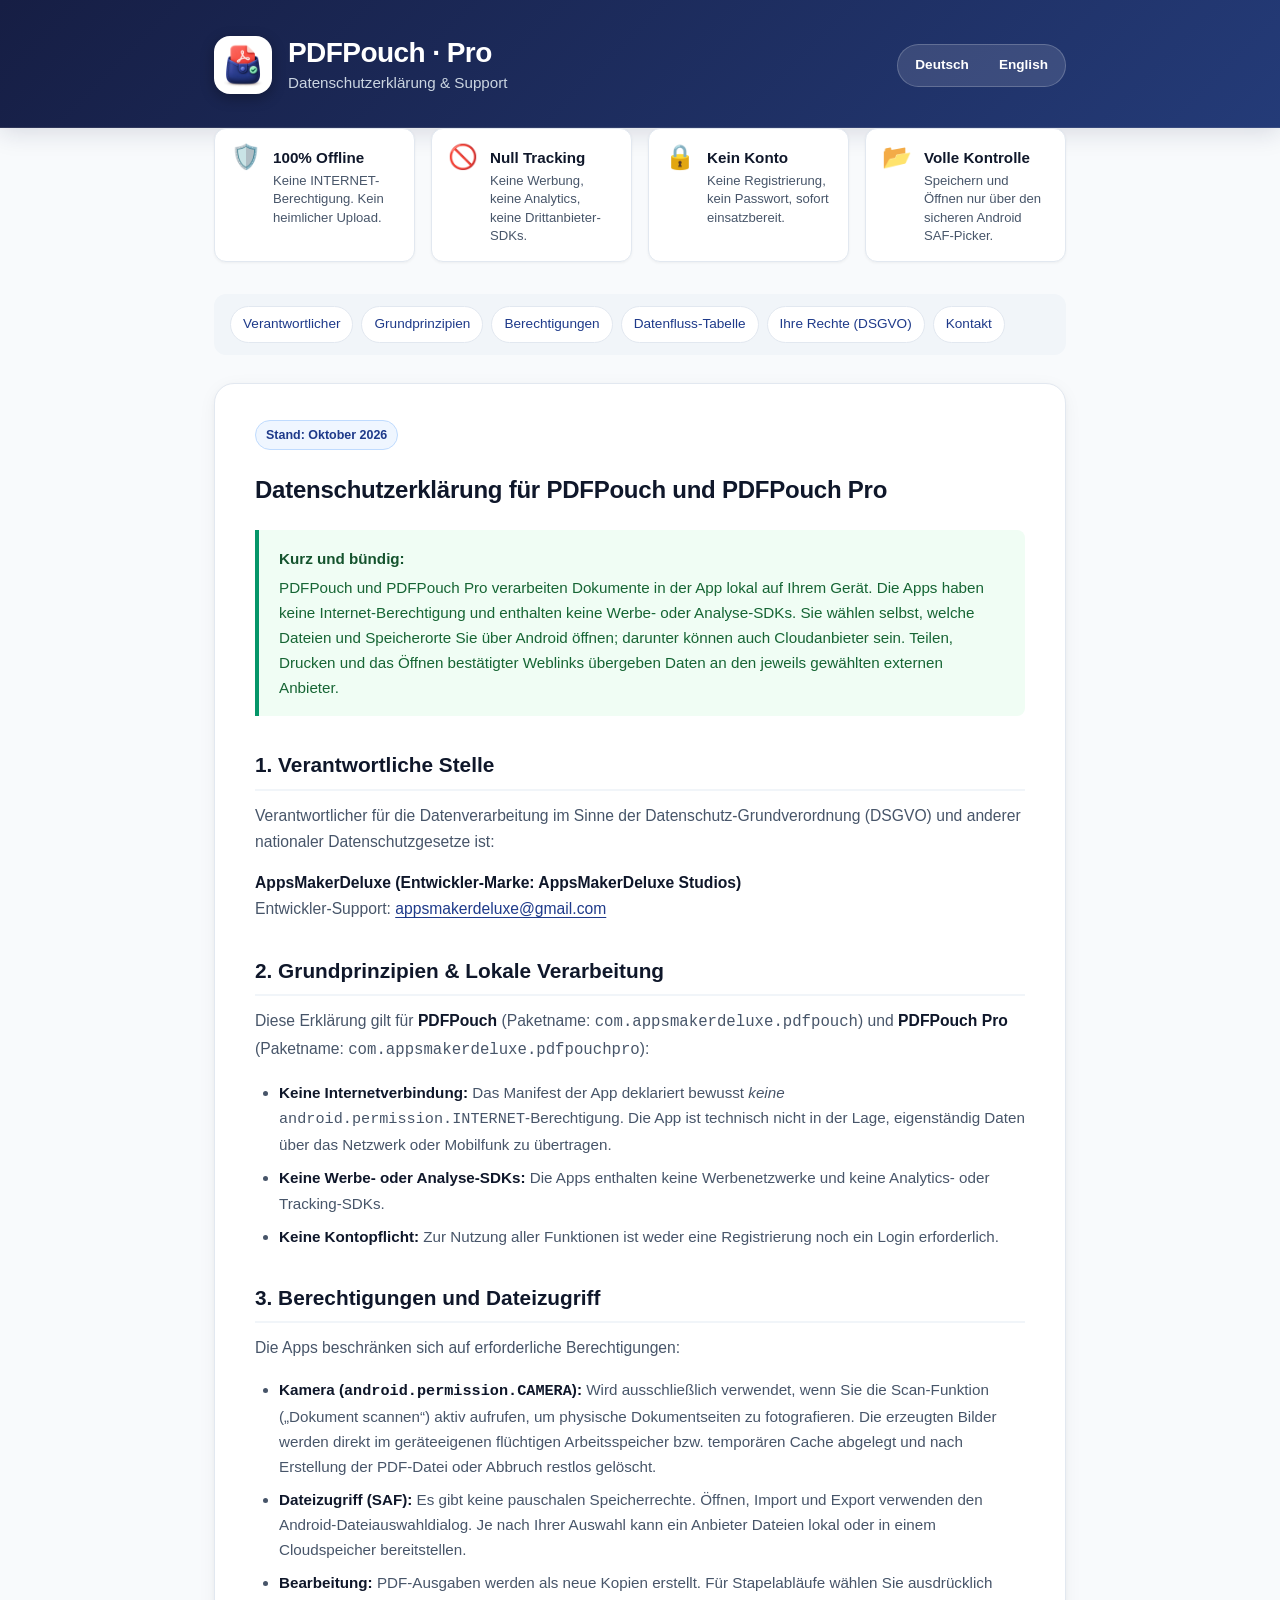
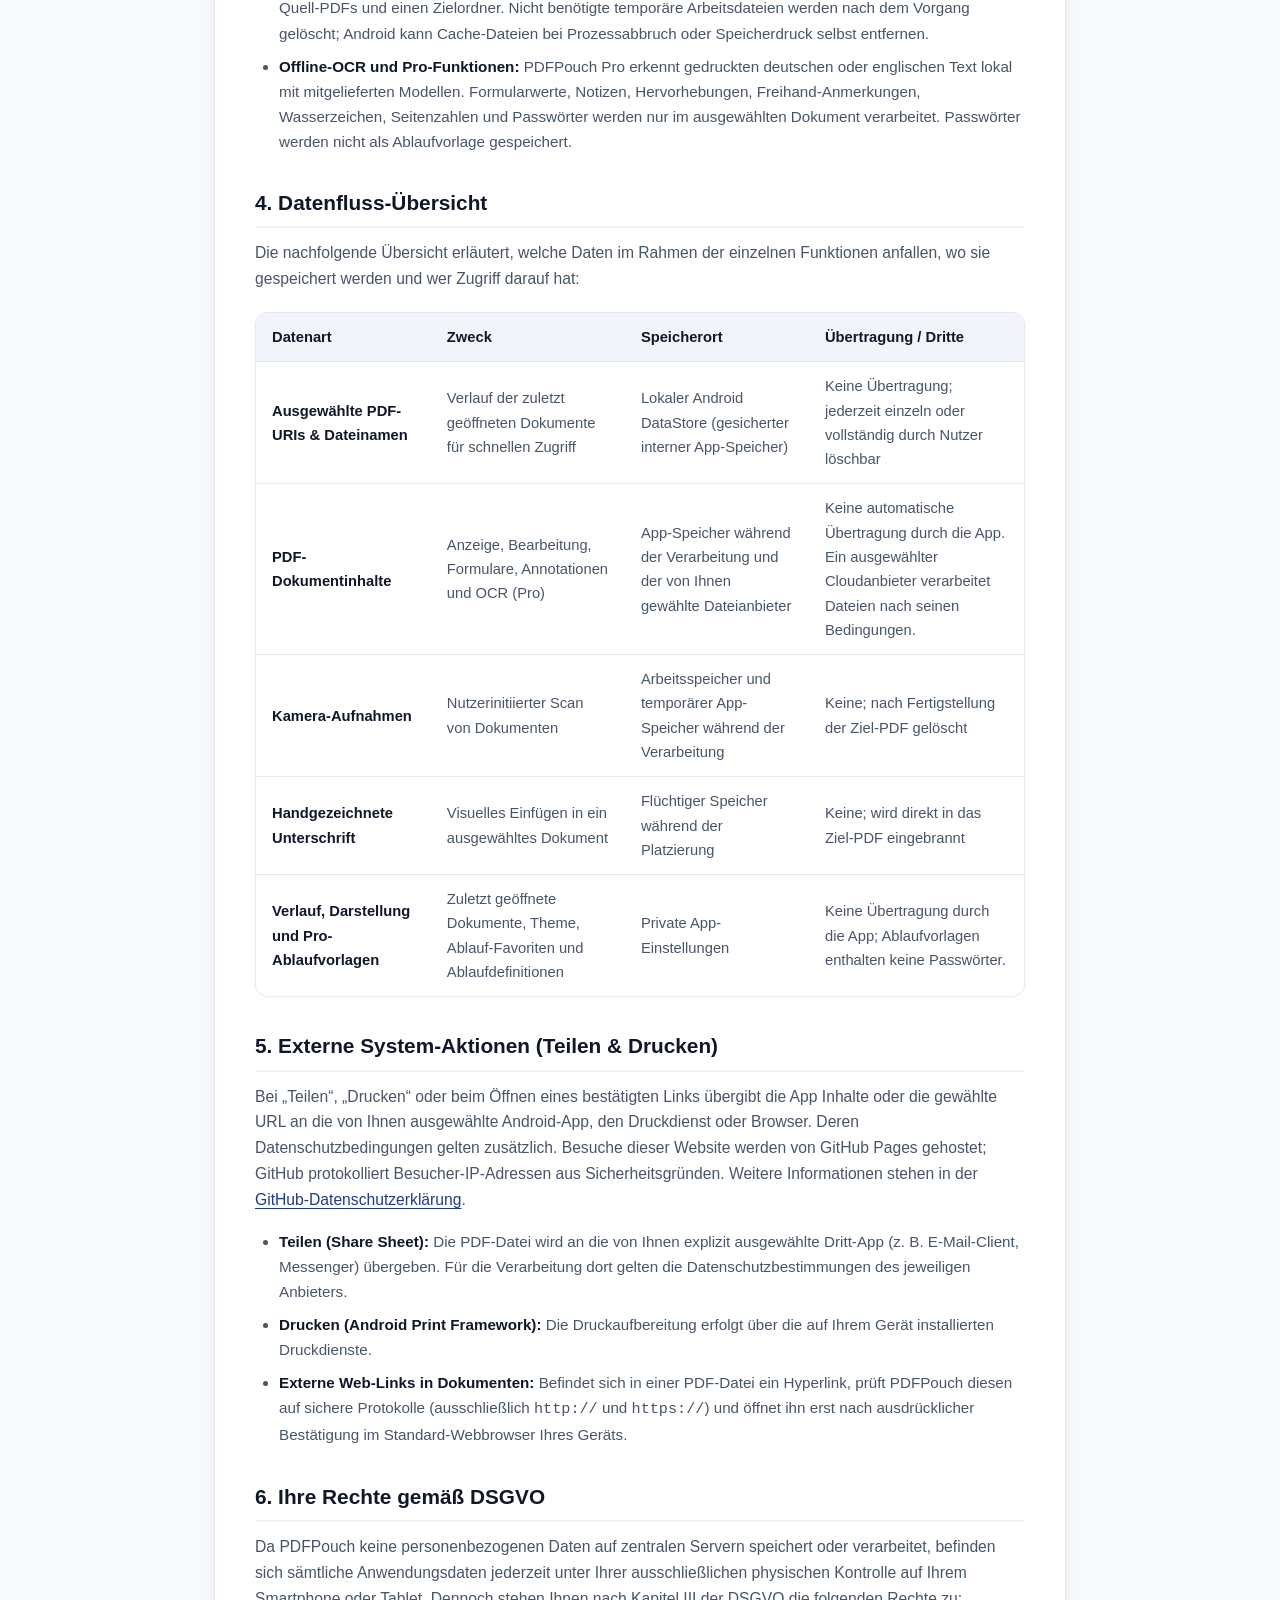
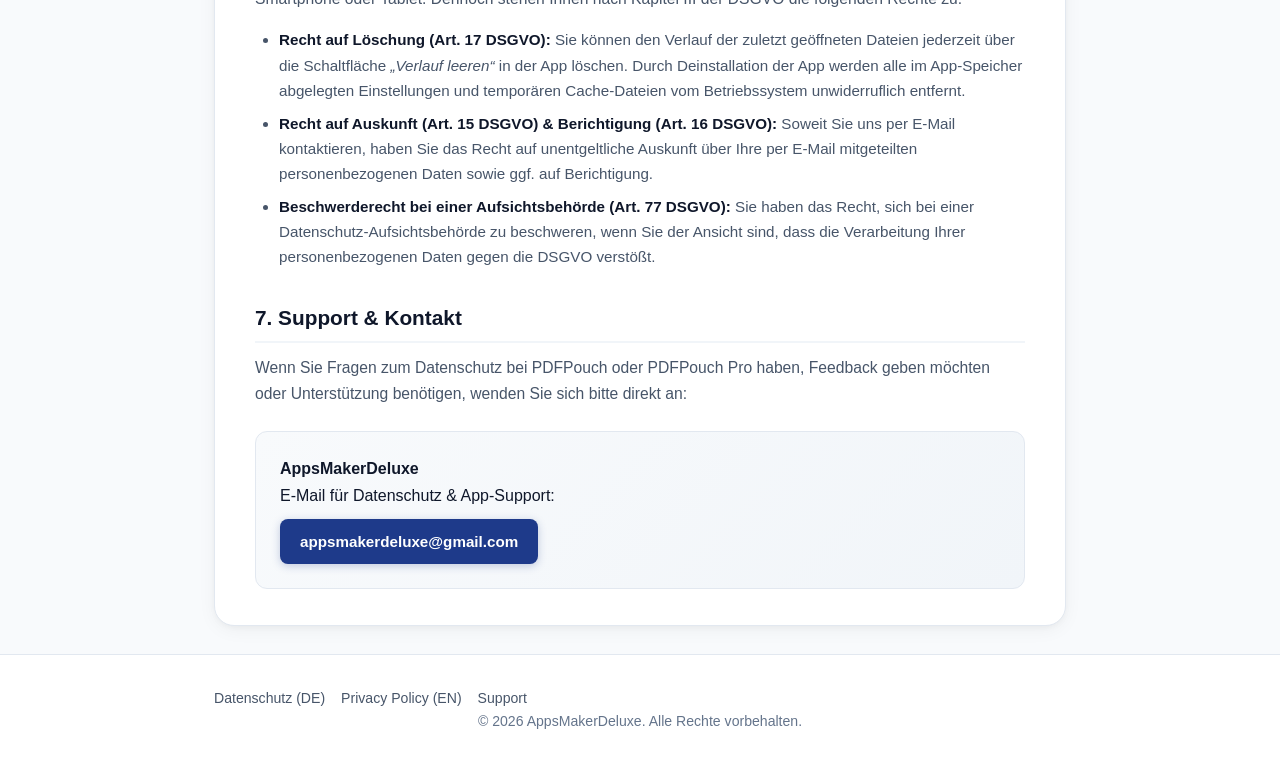
<file: index.html>
<!doctype html>
<html lang=de>
<head>
  <meta charset=utf-8>
  <meta name=viewport content=width=device-width, initial-scale=1>
  <title>PDFPouch & PDFPouch Pro – Datenschutz & Support</title>
  <meta name=description content=Datenschutz- und Supportinformationen für PDFPouch und PDFPouch Pro für Android. Dokumente werden auf dem Gerät verarbeitet; externe Speicherorte und Systemaktionen werden vom Nutzer gewählt.>
  <link rel=stylesheet href=assets/site.css>
  <link rel=icon type=image/png href=assets/icon-512.png>
</head>
<body>

<header>
  <div class=wrap>
    <div class=header-inner>
      <div class=brand-wrap>
        <img src=assets/icon-512.png alt=PDFPouch Icon class=brand-icon>
        <div>
          <div class=brand-title>PDFPouch · Pro</div>
          <div class=brand-subtitle>Datenschutzerklärung &amp; Support</div>
        </div>
      </div>
      <nav class=lang-switcher aria-label=Sprachauswahl>
        <a href=index.html class=lang-btn active>Deutsch</a>
        <a href=en/index.html class=lang-btn>English</a>
      </nav>
    </div>
  </div>
</header>

<main class=wrap>

  <!-- Trust Badges -->
  <section class=trust-grid aria-label=Kernmerkmale zum Datenschutz>
    <div class=trust-badge>
      <div class=trust-icon>🛡️</div>
      <div>
        <div class=trust-title>100% Offline</div>
        <div class=trust-desc>Keine INTERNET-Berechtigung. Kein heimlicher Upload.</div>
      </div>
    </div>
    <div class=trust-badge>
      <div class=trust-icon>🚫</div>
      <div>
        <div class=trust-title>Null Tracking</div>
        <div class=trust-desc>Keine Werbung, keine Analytics, keine Drittanbieter-SDKs.</div>
      </div>
    </div>
    <div class=trust-badge>
      <div class=trust-icon>🔒</div>
      <div>
        <div class=trust-title>Kein Konto</div>
        <div class=trust-desc>Keine Registrierung, kein Passwort, sofort einsatzbereit.</div>
      </div>
    </div>
    <div class=trust-badge>
      <div class=trust-icon>📂</div>
      <div>
        <div class=trust-title>Volle Kontrolle</div>
        <div class=trust-desc>Speichern und Öffnen nur über den sicheren Android SAF-Picker.</div>
      </div>
    </div>
  </section>

  <!-- Quick Nav -->
  <nav class=nav-pills aria-label=Abschnittsnavigation>
    <a href=#verantwortlicher class=nav-pill>Verantwortlicher</a>
    <a href=#grundprinzipien class=nav-pill>Grundprinzipien</a>
    <a href=#berechtigungen class=nav-pill>Berechtigungen</a>
    <a href=#datenfluss class=nav-pill>Datenfluss-Tabelle</a>
    <a href=#dsgvo class=nav-pill>Ihre Rechte (DSGVO)</a>
    <a href=#kontakt class=nav-pill>Kontakt</a>
  </nav>

  <!-- Main Privacy Policy Card -->
  <article class=card>
    <span class=tag-badge>Stand: Oktober 2026</span>
    <h1 class=card-title>Datenschutzerklärung für PDFPouch und PDFPouch Pro</h1>

    <div class=info-box>
      <div class=info-box-title>Kurz und bündig:</div>
      PDFPouch und PDFPouch Pro verarbeiten Dokumente in der App lokal auf Ihrem Gerät. Die Apps haben keine Internet-Berechtigung und enthalten keine Werbe- oder Analyse-SDKs. Sie wählen selbst, welche Dateien und Speicherorte Sie über Android öffnen; darunter können auch Cloudanbieter sein. Teilen, Drucken und das Öffnen bestätigter Weblinks übergeben Daten an den jeweils gewählten externen Anbieter.
    </div>

    <section id=verantwortlicher>
      <h2>1. Verantwortliche Stelle</h2>
      <p>Verantwortlicher für die Datenverarbeitung im Sinne der Datenschutz-Grundverordnung (DSGVO) und anderer nationaler Datenschutzgesetze ist:</p>
      <p>
        <strong>AppsMakerDeluxe (Entwickler-Marke: AppsMakerDeluxe Studios)</strong><br>
        Entwickler-Support: <a href="mailto:appsmakerdeluxe@gmail.com">appsmakerdeluxe@gmail.com</a>
      </p>
    </section>

    <section id=grundprinzipien>
      <h2>2. Grundprinzipien &amp; Lokale Verarbeitung</h2>
      <p>Diese Erklärung gilt für <strong>PDFPouch</strong> (Paketname: <code>com.appsmakerdeluxe.pdfpouch</code>) und <strong>PDFPouch Pro</strong> (Paketname: <code>com.appsmakerdeluxe.pdfpouchpro</code>):</p>
      <ul>
        <li><strong>Keine Internetverbindung:</strong> Das Manifest der App deklariert bewusst <em>keine</em> <code>android.permission.INTERNET</code>-Berechtigung. Die App ist technisch nicht in der Lage, eigenständig Daten über das Netzwerk oder Mobilfunk zu übertragen.</li>
        <li><strong>Keine Werbe- oder Analyse-SDKs:</strong> Die Apps enthalten keine Werbenetzwerke und keine Analytics- oder Tracking-SDKs.</li>
        <li><strong>Keine Kontopflicht:</strong> Zur Nutzung aller Funktionen ist weder eine Registrierung noch ein Login erforderlich.</li>
      </ul>
    </section>

    <section id=berechtigungen>
      <h2>3. Berechtigungen und Dateizugriff</h2>
      <p>Die Apps beschränken sich auf erforderliche Berechtigungen:</p>
      <ul>
        <li><strong>Kamera (<code>android.permission.CAMERA</code>):</strong> Wird ausschließlich verwendet, wenn Sie die Scan-Funktion („Dokument scannen“) aktiv aufrufen, um physische Dokumentseiten zu fotografieren. Die erzeugten Bilder werden direkt im geräteeigenen flüchtigen Arbeitsspeicher bzw. temporären Cache abgelegt und nach Erstellung der PDF-Datei oder Abbruch restlos gelöscht.</li>
        <li><strong>Dateizugriff (SAF):</strong> Es gibt keine pauschalen Speicherrechte. Öffnen, Import und Export verwenden den Android-Dateiauswahldialog. Je nach Ihrer Auswahl kann ein Anbieter Dateien lokal oder in einem Cloudspeicher bereitstellen.</li>
        <li><strong>Bearbeitung:</strong> PDF-Ausgaben werden als neue Kopien erstellt. Für Stapelabläufe wählen Sie ausdrücklich Quell-PDFs und einen Zielordner. Nicht benötigte temporäre Arbeitsdateien werden nach dem Vorgang gelöscht; Android kann Cache-Dateien bei Prozessabbruch oder Speicherdruck selbst entfernen.</li>
        <li><strong>Offline-OCR und Pro-Funktionen:</strong> PDFPouch Pro erkennt gedruckten deutschen oder englischen Text lokal mit mitgelieferten Modellen. Formularwerte, Notizen, Hervorhebungen, Freihand-Anmerkungen, Wasserzeichen, Seitenzahlen und Passwörter werden nur im ausgewählten Dokument verarbeitet. Passwörter werden nicht als Ablaufvorlage gespeichert.</li>
      </ul>
    </section>

    <section id=datenfluss>
      <h2>4. Datenfluss-Übersicht</h2>
      <p>Die nachfolgende Übersicht erläutert, welche Daten im Rahmen der einzelnen Funktionen anfallen, wo sie gespeichert werden und wer Zugriff darauf hat:</p>

      <div class=table-wrap>
        <table>
          <thead>
            <tr>
              <th>Datenart</th>
              <th>Zweck</th>
              <th>Speicherort</th>
              <th>Übertragung / Dritte</th>
            </tr>
          </thead>
          <tbody>
            <tr>
              <td><strong>Ausgewählte PDF-URIs &amp; Dateinamen</strong></td>
              <td>Verlauf der zuletzt geöffneten Dokumente für schnellen Zugriff</td>
              <td>Lokaler Android DataStore (gesicherter interner App-Speicher)</td>
              <td>Keine Übertragung; jederzeit einzeln oder vollständig durch Nutzer löschbar</td>
            </tr>
            <tr>
              <td><strong>PDF-Dokumentinhalte</strong></td>
              <td>Anzeige, Bearbeitung, Formulare, Annotationen und OCR (Pro)</td>
              <td>App-Speicher während der Verarbeitung und der von Ihnen gewählte Dateianbieter</td>
              <td>Keine automatische Übertragung durch die App. Ein ausgewählter Cloudanbieter verarbeitet Dateien nach seinen Bedingungen.</td>
            </tr>
            <tr>
              <td><strong>Kamera-Aufnahmen</strong></td>
              <td>Nutzerinitiierter Scan von Dokumenten</td>
              <td>Arbeitsspeicher und temporärer App-Speicher während der Verarbeitung</td>
              <td>Keine; nach Fertigstellung der Ziel-PDF gelöscht</td>
            </tr>
            <tr>
              <td><strong>Handgezeichnete Unterschrift</strong></td>
              <td>Visuelles Einfügen in ein ausgewähltes Dokument</td>
              <td>Flüchtiger Speicher während der Platzierung</td>
              <td>Keine; wird direkt in das Ziel-PDF eingebrannt</td>
            </tr>
            <tr>
              <td><strong>Verlauf, Darstellung und Pro-Ablaufvorlagen</strong></td>
              <td>Zuletzt geöffnete Dokumente, Theme, Ablauf-Favoriten und Ablaufdefinitionen</td>
              <td>Private App-Einstellungen</td>
              <td>Keine Übertragung durch die App; Ablaufvorlagen enthalten keine Passwörter.</td>
            </tr>
          </tbody>
        </table>
      </div>
    </section>

    <section id=externe-funktionen>
      <h2>5. Externe System-Aktionen (Teilen &amp; Drucken)</h2>
      <p>
        Bei „Teilen“, „Drucken“ oder beim Öffnen eines bestätigten Links übergibt die App Inhalte oder die gewählte URL an die von Ihnen ausgewählte Android-App, den Druckdienst oder Browser. Deren Datenschutzbedingungen gelten zusätzlich. Besuche dieser Website werden von GitHub Pages gehostet; GitHub protokolliert Besucher-IP-Adressen aus Sicherheitsgründen. Weitere Informationen stehen in der <a href="https://docs.github.com/en/site-policy/privacy-policies/github-general-privacy-statement">GitHub-Datenschutzerklärung</a>.
      </p>
      <ul>
        <li><strong>Teilen (Share Sheet):</strong> Die PDF-Datei wird an die von Ihnen explizit ausgewählte Dritt-App (z. B. E-Mail-Client, Messenger) übergeben. Für die Verarbeitung dort gelten die Datenschutzbestimmungen des jeweiligen Anbieters.</li>
        <li><strong>Drucken (Android Print Framework):</strong> Die Druckaufbereitung erfolgt über die auf Ihrem Gerät installierten Druckdienste.</li>
        <li><strong>Externe Web-Links in Dokumenten:</strong> Befindet sich in einer PDF-Datei ein Hyperlink, prüft PDFPouch diesen auf sichere Protokolle (ausschließlich <code>http://</code> und <code>https://</code>) und öffnet ihn erst nach ausdrücklicher Bestätigung im Standard-Webbrowser Ihres Geräts.</li>
      </ul>
    </section>

    <section id=dsgvo>
      <h2>6. Ihre Rechte gemäß DSGVO</h2>
      <p>Da PDFPouch keine personenbezogenen Daten auf zentralen Servern speichert oder verarbeitet, befinden sich sämtliche Anwendungsdaten jederzeit unter Ihrer ausschließlichen physischen Kontrolle auf Ihrem Smartphone oder Tablet. Dennoch stehen Ihnen nach Kapitel III der DSGVO die folgenden Rechte zu:</p>
      <ul>
        <li><strong>Recht auf Löschung (Art. 17 DSGVO):</strong> Sie können den Verlauf der zuletzt geöffneten Dateien jederzeit über die Schaltfläche <em>„Verlauf leeren“</em> in der App löschen. Durch Deinstallation der App werden alle im App-Speicher abgelegten Einstellungen und temporären Cache-Dateien vom Betriebssystem unwiderruflich entfernt.</li>
        <li><strong>Recht auf Auskunft (Art. 15 DSGVO) &amp; Berichtigung (Art. 16 DSGVO):</strong> Soweit Sie uns per E-Mail kontaktieren, haben Sie das Recht auf unentgeltliche Auskunft über Ihre per E-Mail mitgeteilten personenbezogenen Daten sowie ggf. auf Berichtigung.</li>
        <li><strong>Beschwerderecht bei einer Aufsichtsbehörde (Art. 77 DSGVO):</strong> Sie haben das Recht, sich bei einer Datenschutz-Aufsichtsbehörde zu beschweren, wenn Sie der Ansicht sind, dass die Verarbeitung Ihrer personenbezogenen Daten gegen die DSGVO verstößt.</li>
      </ul>
    </section>

    <section id=kontakt>
      <h2>7. Support &amp; Kontakt</h2>
      <p>Wenn Sie Fragen zum Datenschutz bei PDFPouch oder PDFPouch Pro haben, Feedback geben möchten oder Unterstützung benötigen, wenden Sie sich bitte direkt an:</p>
      <div class=contact-box>
        <strong>AppsMakerDeluxe</strong><br>
        E-Mail für Datenschutz &amp; App-Support:<br>
        <a href=mailto:appsmakerdeluxe@gmail.com class=contact-email>appsmakerdeluxe@gmail.com</a>
      </div>
    </section>
  </article>

</main>

<footer>
  <div class=wrap footer-inner>
    <div class=footer-links>
      <a href=index.html>Datenschutz (DE)</a>
      <a href=en/index.html>Privacy Policy (EN)</a>
      <a href=mailto:appsmakerdeluxe@gmail.com>Support</a>
    </div>
    <div>&copy; 2026 AppsMakerDeluxe. Alle Rechte vorbehalten.</div>
  </div>
</footer>

</body>
</html>
</file>
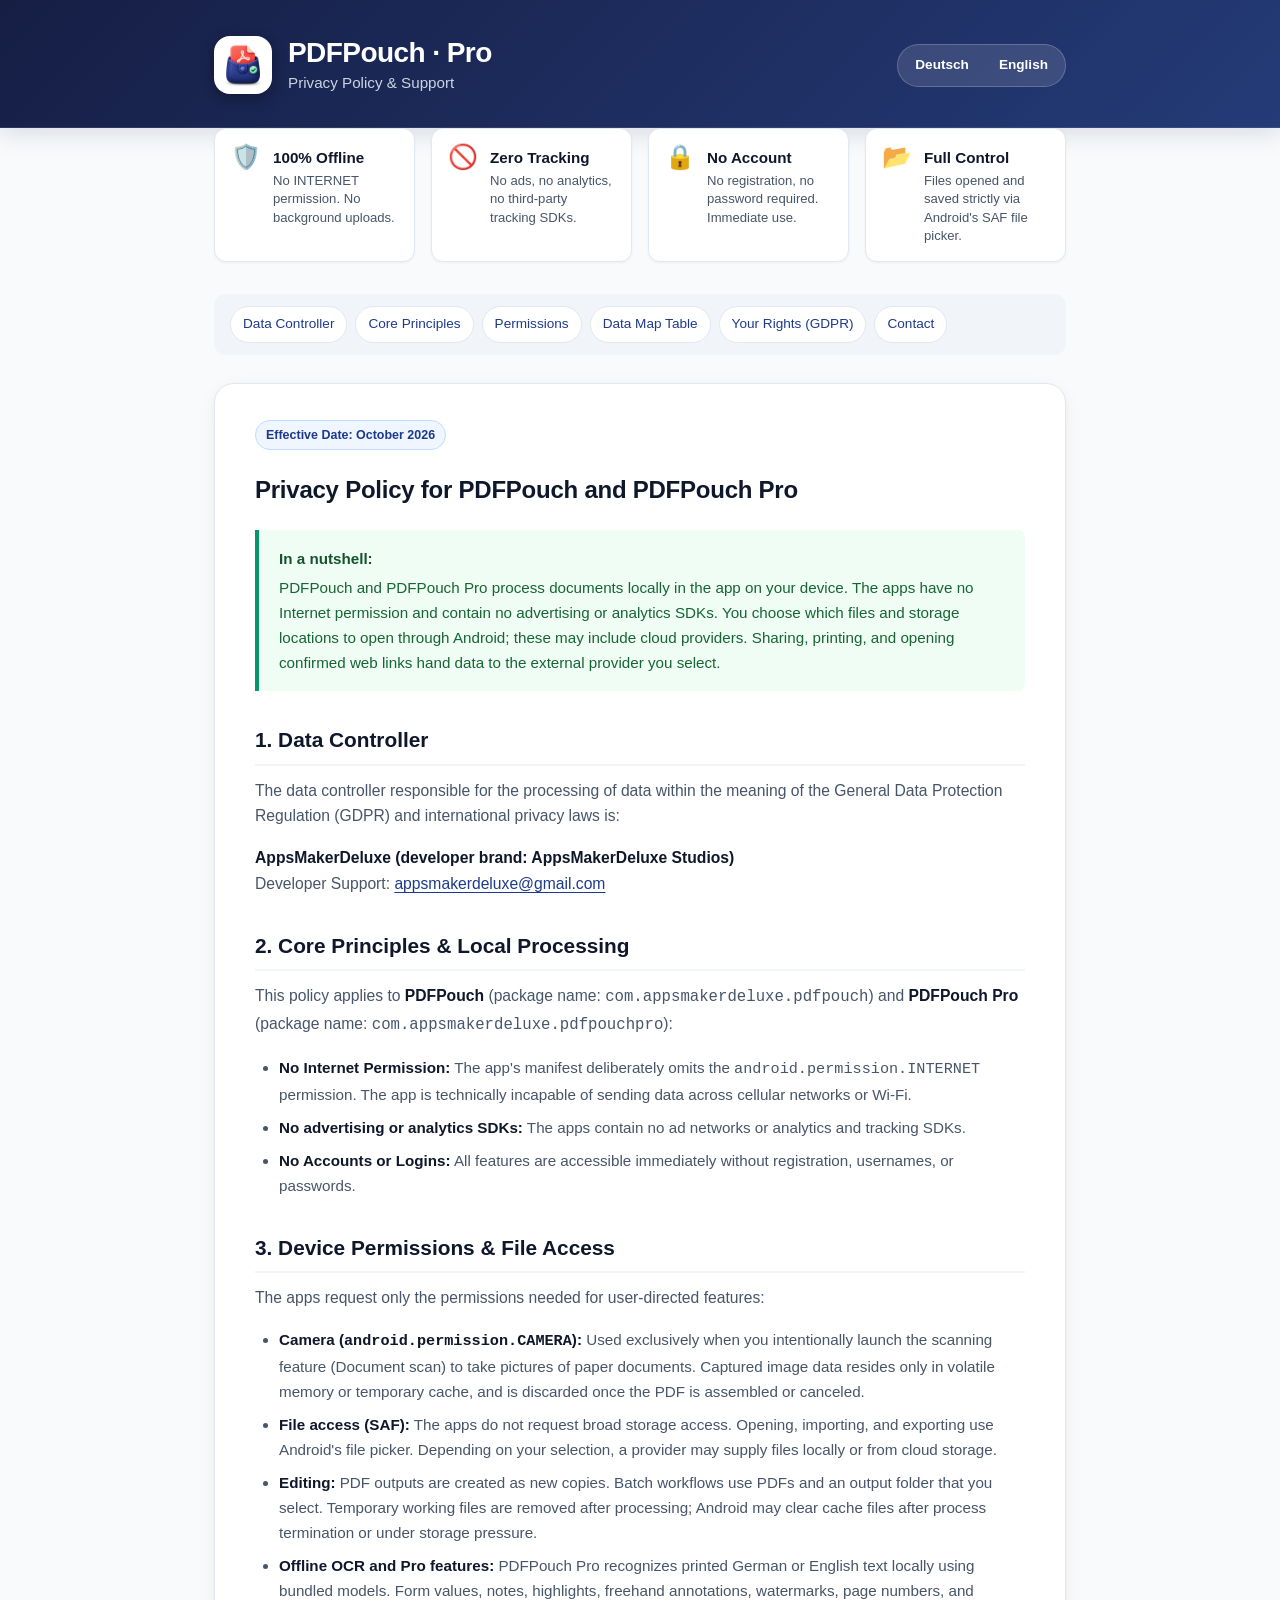
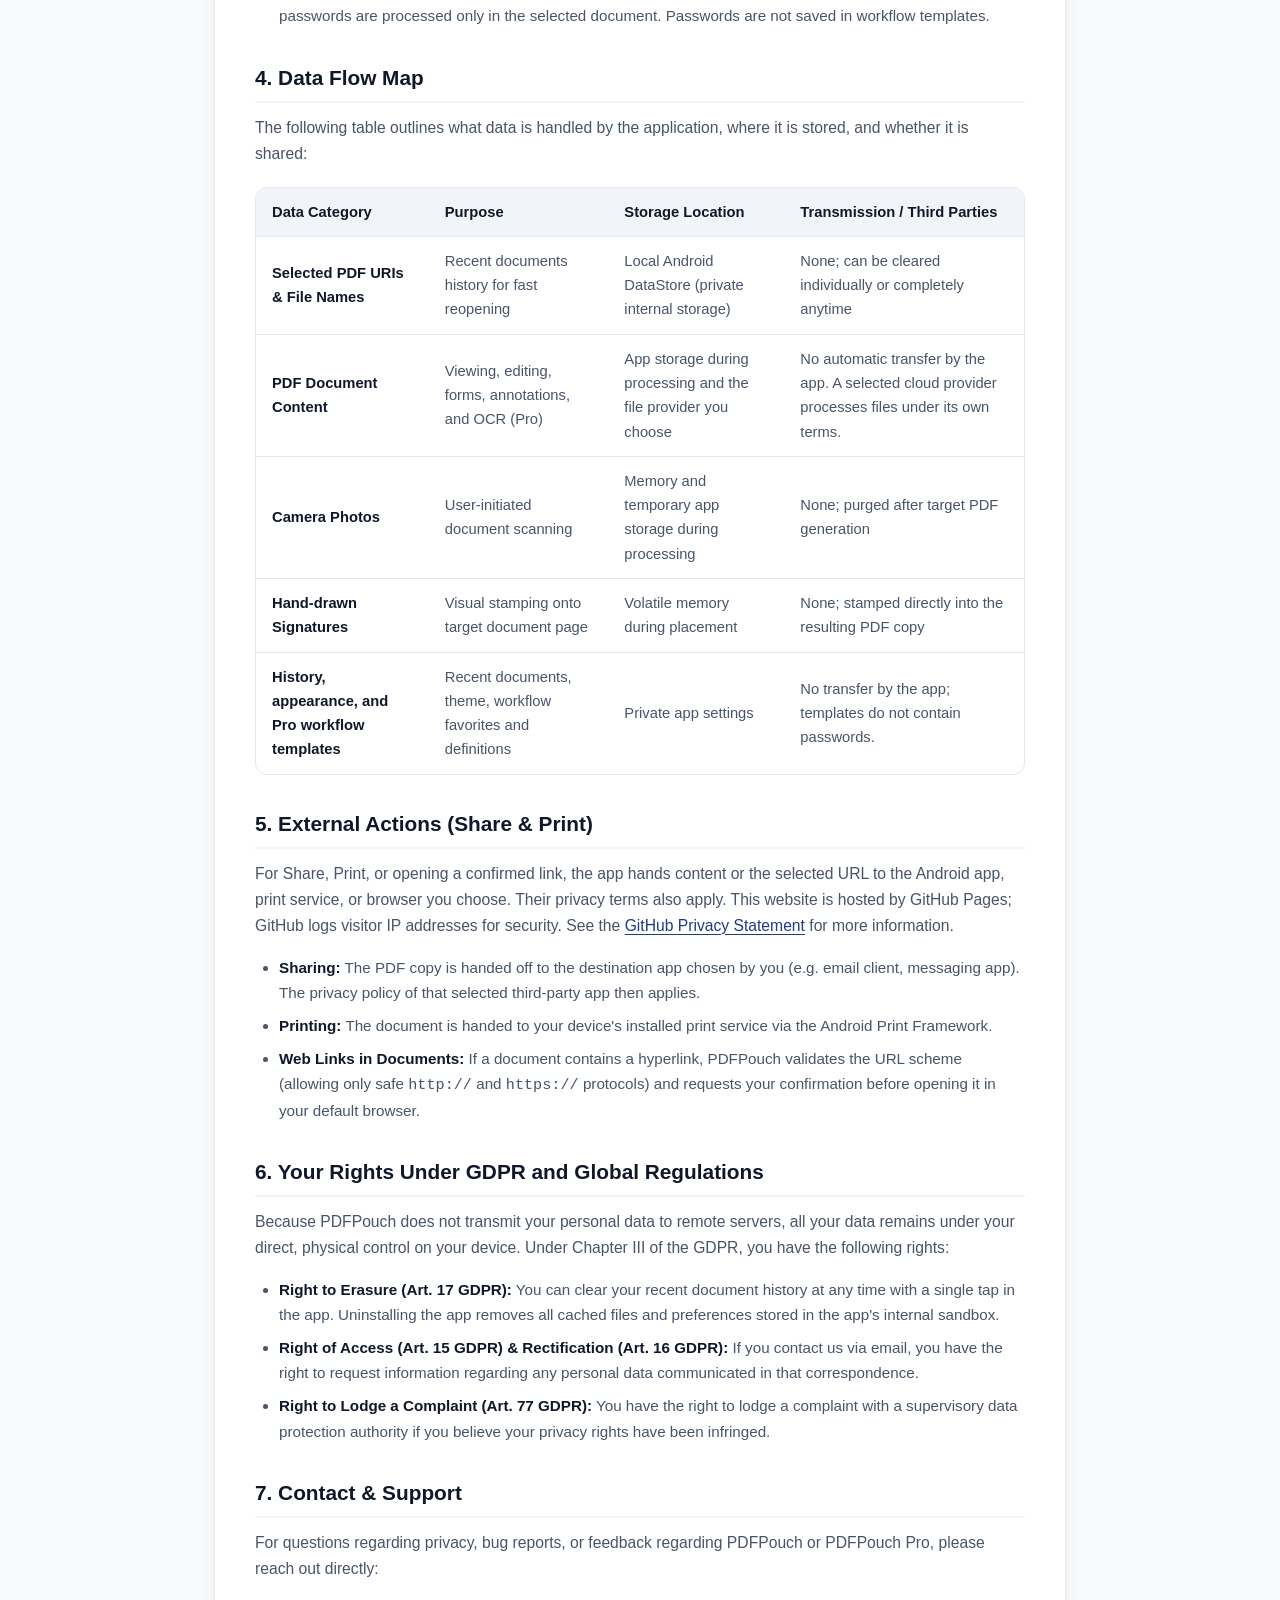
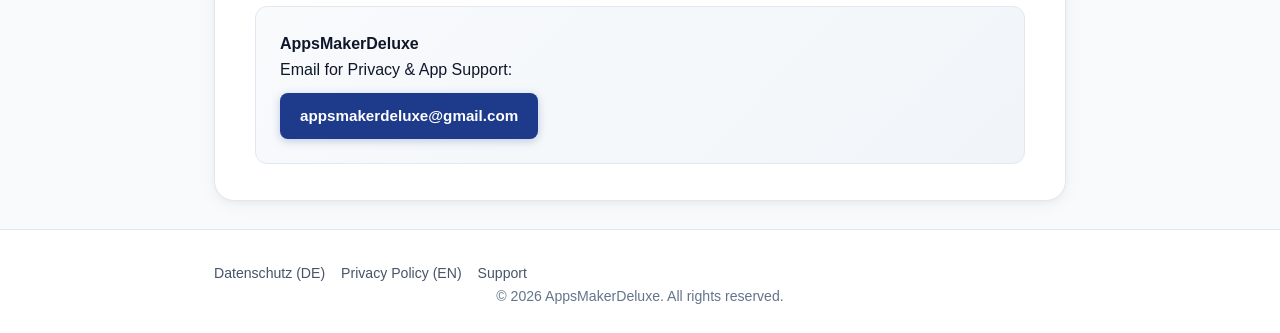
<file: en/index.html>
<!doctype html>
<html lang=en>
<head>
  <meta charset=utf-8>
  <meta name=viewport content=width=device-width, initial-scale=1>
  <title>PDFPouch &amp; PDFPouch Pro – Privacy &amp; Support</title>
  <meta name=description content=Privacy and support information for PDFPouch and PDFPouch Pro for Android. Documents are processed on your device; you choose external storage providers and system actions.>
  <link rel=stylesheet href=../assets/site.css>
  <link rel=icon type=image/png href=../assets/icon-512.png>
</head>
<body>

<header>
  <div class=wrap>
    <div class=header-inner>
      <div class=brand-wrap>
        <img src=../assets/icon-512.png alt=PDFPouch Icon class=brand-icon>
        <div>
          <div class=brand-title>PDFPouch · Pro</div>
          <div class=brand-subtitle>Privacy Policy &amp; Support</div>
        </div>
      </div>
      <nav class=lang-switcher aria-label=Language selection>
        <a href=../index.html class=lang-btn>Deutsch</a>
        <a href=index.html class=lang-btn active>English</a>
      </nav>
    </div>
  </div>
</header>

<main class=wrap>

  <!-- Trust Badges -->
  <section class=trust-grid aria-label=Privacy core highlights>
    <div class=trust-badge>
      <div class=trust-icon>🛡️</div>
      <div>
        <div class=trust-title>100% Offline</div>
        <div class=trust-desc>No INTERNET permission. No background uploads.</div>
      </div>
    </div>
    <div class=trust-badge>
      <div class=trust-icon>🚫</div>
      <div>
        <div class=trust-title>Zero Tracking</div>
        <div class=trust-desc>No ads, no analytics, no third-party tracking SDKs.</div>
      </div>
    </div>
    <div class=trust-badge>
      <div class=trust-icon>🔒</div>
      <div>
        <div class=trust-title>No Account</div>
        <div class=trust-desc>No registration, no password required. Immediate use.</div>
      </div>
    </div>
    <div class=trust-badge>
      <div class=trust-icon>📂</div>
      <div>
        <div class=trust-title>Full Control</div>
        <div class=trust-desc>Files opened and saved strictly via Android's SAF file picker.</div>
      </div>
    </div>
  </section>

  <!-- Quick Nav -->
  <nav class=nav-pills aria-label=Section navigation>
    <a href=#controller class=nav-pill>Data Controller</a>
    <a href=#principles class=nav-pill>Core Principles</a>
    <a href=#permissions class=nav-pill>Permissions</a>
    <a href=#datamap class=nav-pill>Data Map Table</a>
    <a href=#gdpr class=nav-pill>Your Rights (GDPR)</a>
    <a href=#contact class=nav-pill>Contact</a>
  </nav>

  <!-- Main Privacy Policy Card -->
  <article class=card>
    <span class=tag-badge>Effective Date: October 2026</span>
    <h1 class=card-title>Privacy Policy for PDFPouch and PDFPouch Pro</h1>

    <div class=info-box>
      <div class=info-box-title>In a nutshell:</div>
      PDFPouch and PDFPouch Pro process documents locally in the app on your device. The apps have no Internet permission and contain no advertising or analytics SDKs. You choose which files and storage locations to open through Android; these may include cloud providers. Sharing, printing, and opening confirmed web links hand data to the external provider you select.
    </div>

    <section id=controller>
      <h2>1. Data Controller</h2>
      <p>The data controller responsible for the processing of data within the meaning of the General Data Protection Regulation (GDPR) and international privacy laws is:</p>
      <p>
        <strong>AppsMakerDeluxe (developer brand: AppsMakerDeluxe Studios)</strong><br>
        Developer Support: <a href="mailto:appsmakerdeluxe@gmail.com">appsmakerdeluxe@gmail.com</a>
      </p>
    </section>

    <section id=principles>
      <h2>2. Core Principles &amp; Local Processing</h2>
      <p>This policy applies to <strong>PDFPouch</strong> (package name: <code>com.appsmakerdeluxe.pdfpouch</code>) and <strong>PDFPouch Pro</strong> (package name: <code>com.appsmakerdeluxe.pdfpouchpro</code>):</p>
      <ul>
        <li><strong>No Internet Permission:</strong> The app's manifest deliberately omits the <code>android.permission.INTERNET</code> permission. The app is technically incapable of sending data across cellular networks or Wi-Fi.</li>
        <li><strong>No advertising or analytics SDKs:</strong> The apps contain no ad networks or analytics and tracking SDKs.</li>
        <li><strong>No Accounts or Logins:</strong> All features are accessible immediately without registration, usernames, or passwords.</li>
      </ul>
    </section>

    <section id=permissions>
      <h2>3. Device Permissions &amp; File Access</h2>
      <p>The apps request only the permissions needed for user-directed features:</p>
      <ul>
        <li><strong>Camera (<code>android.permission.CAMERA</code>):</strong> Used exclusively when you intentionally launch the scanning feature (Document scan) to take pictures of paper documents. Captured image data resides only in volatile memory or temporary cache, and is discarded once the PDF is assembled or canceled.</li>
        <li><strong>File access (SAF):</strong> The apps do not request broad storage access. Opening, importing, and exporting use Android's file picker. Depending on your selection, a provider may supply files locally or from cloud storage.</li>
        <li><strong>Editing:</strong> PDF outputs are created as new copies. Batch workflows use PDFs and an output folder that you select. Temporary working files are removed after processing; Android may clear cache files after process termination or under storage pressure.</li>
        <li><strong>Offline OCR and Pro features:</strong> PDFPouch Pro recognizes printed German or English text locally using bundled models. Form values, notes, highlights, freehand annotations, watermarks, page numbers, and passwords are processed only in the selected document. Passwords are not saved in workflow templates.</li>
      </ul>
    </section>

    <section id=datamap>
      <h2>4. Data Flow Map</h2>
      <p>The following table outlines what data is handled by the application, where it is stored, and whether it is shared:</p>

      <div class=table-wrap>
        <table>
          <thead>
            <tr>
              <th>Data Category</th>
              <th>Purpose</th>
              <th>Storage Location</th>
              <th>Transmission / Third Parties</th>
            </tr>
          </thead>
          <tbody>
            <tr>
              <td><strong>Selected PDF URIs &amp; File Names</strong></td>
              <td>Recent documents history for fast reopening</td>
              <td>Local Android DataStore (private internal storage)</td>
              <td>None; can be cleared individually or completely anytime</td>
            </tr>
            <tr>
              <td><strong>PDF Document Content</strong></td>
              <td>Viewing, editing, forms, annotations, and OCR (Pro)</td>
              <td>App storage during processing and the file provider you choose</td>
              <td>No automatic transfer by the app. A selected cloud provider processes files under its own terms.</td>
            </tr>
            <tr>
              <td><strong>Camera Photos</strong></td>
              <td>User-initiated document scanning</td>
              <td>Memory and temporary app storage during processing</td>
              <td>None; purged after target PDF generation</td>
            </tr>
            <tr>
              <td><strong>Hand-drawn Signatures</strong></td>
              <td>Visual stamping onto target document page</td>
              <td>Volatile memory during placement</td>
              <td>None; stamped directly into the resulting PDF copy</td>
            </tr>
            <tr>
              <td><strong>History, appearance, and Pro workflow templates</strong></td>
              <td>Recent documents, theme, workflow favorites and definitions</td>
              <td>Private app settings</td>
              <td>No transfer by the app; templates do not contain passwords.</td>
            </tr>
          </tbody>
        </table>
      </div>
    </section>

    <section id=external-actions>
      <h2>5. External Actions (Share &amp; Print)</h2>
      <p>
        For Share, Print, or opening a confirmed link, the app hands content or the selected URL to the Android app, print service, or browser you choose. Their privacy terms also apply. This website is hosted by GitHub Pages; GitHub logs visitor IP addresses for security. See the <a href="https://docs.github.com/en/site-policy/privacy-policies/github-general-privacy-statement">GitHub Privacy Statement</a> for more information.
      </p>
      <ul>
        <li><strong>Sharing:</strong> The PDF copy is handed off to the destination app chosen by you (e.g. email client, messaging app). The privacy policy of that selected third-party app then applies.</li>
        <li><strong>Printing:</strong> The document is handed to your device's installed print service via the Android Print Framework.</li>
        <li><strong>Web Links in Documents:</strong> If a document contains a hyperlink, PDFPouch validates the URL scheme (allowing only safe <code>http://</code> and <code>https://</code> protocols) and requests your confirmation before opening it in your default browser.</li>
      </ul>
    </section>

    <section id=gdpr>
      <h2>6. Your Rights Under GDPR and Global Regulations</h2>
      <p>Because PDFPouch does not transmit your personal data to remote servers, all your data remains under your direct, physical control on your device. Under Chapter III of the GDPR, you have the following rights:</p>
      <ul>
        <li><strong>Right to Erasure (Art. 17 GDPR):</strong> You can clear your recent document history at any time with a single tap in the app. Uninstalling the app removes all cached files and preferences stored in the app's internal sandbox.</li>
        <li><strong>Right of Access (Art. 15 GDPR) &amp; Rectification (Art. 16 GDPR):</strong> If you contact us via email, you have the right to request information regarding any personal data communicated in that correspondence.</li>
        <li><strong>Right to Lodge a Complaint (Art. 77 GDPR):</strong> You have the right to lodge a complaint with a supervisory data protection authority if you believe your privacy rights have been infringed.</li>
      </ul>
    </section>

    <section id=contact>
      <h2>7. Contact &amp; Support</h2>
      <p>For questions regarding privacy, bug reports, or feedback regarding PDFPouch or PDFPouch Pro, please reach out directly:</p>
      <div class=contact-box>
        <strong>AppsMakerDeluxe</strong><br>
        Email for Privacy &amp; App Support:<br>
        <a href=mailto:appsmakerdeluxe@gmail.com class=contact-email>appsmakerdeluxe@gmail.com</a>
      </div>
    </section>
  </article>

</main>

<footer>
  <div class=wrap footer-inner>
    <div class=footer-links>
      <a href=../index.html>Datenschutz (DE)</a>
      <a href=index.html>Privacy Policy (EN)</a>
      <a href=mailto:appsmakerdeluxe@gmail.com>Support</a>
    </div>
    <div>&copy; 2026 AppsMakerDeluxe. All rights reserved.</div>
  </div>
</footer>

</body>
</html>
</file>
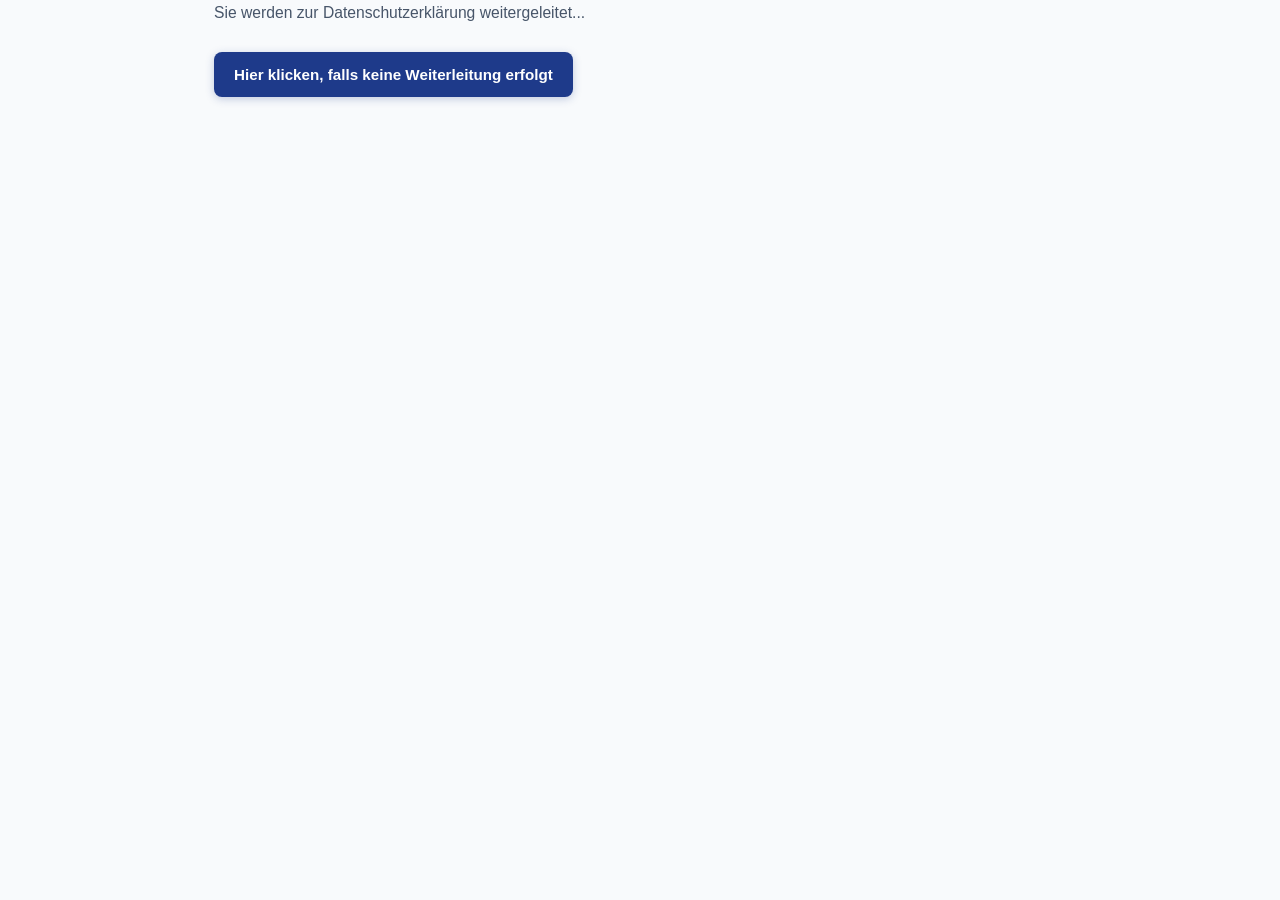
<file: privacy/index.html>
﻿<!doctype html>
<html lang=de>
<head>
  <meta charset=utf-8>
  <meta http-equiv=refresh content=0; url=../index.html>
  <title>Weiterleitung zur Datenschutzerklärung – PDFPouch</title>
  <link rel=canonical href=../index.html>
  <link rel=stylesheet href=../assets/site.css>
</head>
<body>
  <div class=wrap style=padding-top: 60px; text-align: center;>
    <p>Sie werden zur Datenschutzerklärung weitergeleitet...</p>
    <p><a href=../index.html class=contact-email>Hier klicken, falls keine Weiterleitung erfolgt</a></p>
  </div>
</body>
</html>
</file>
